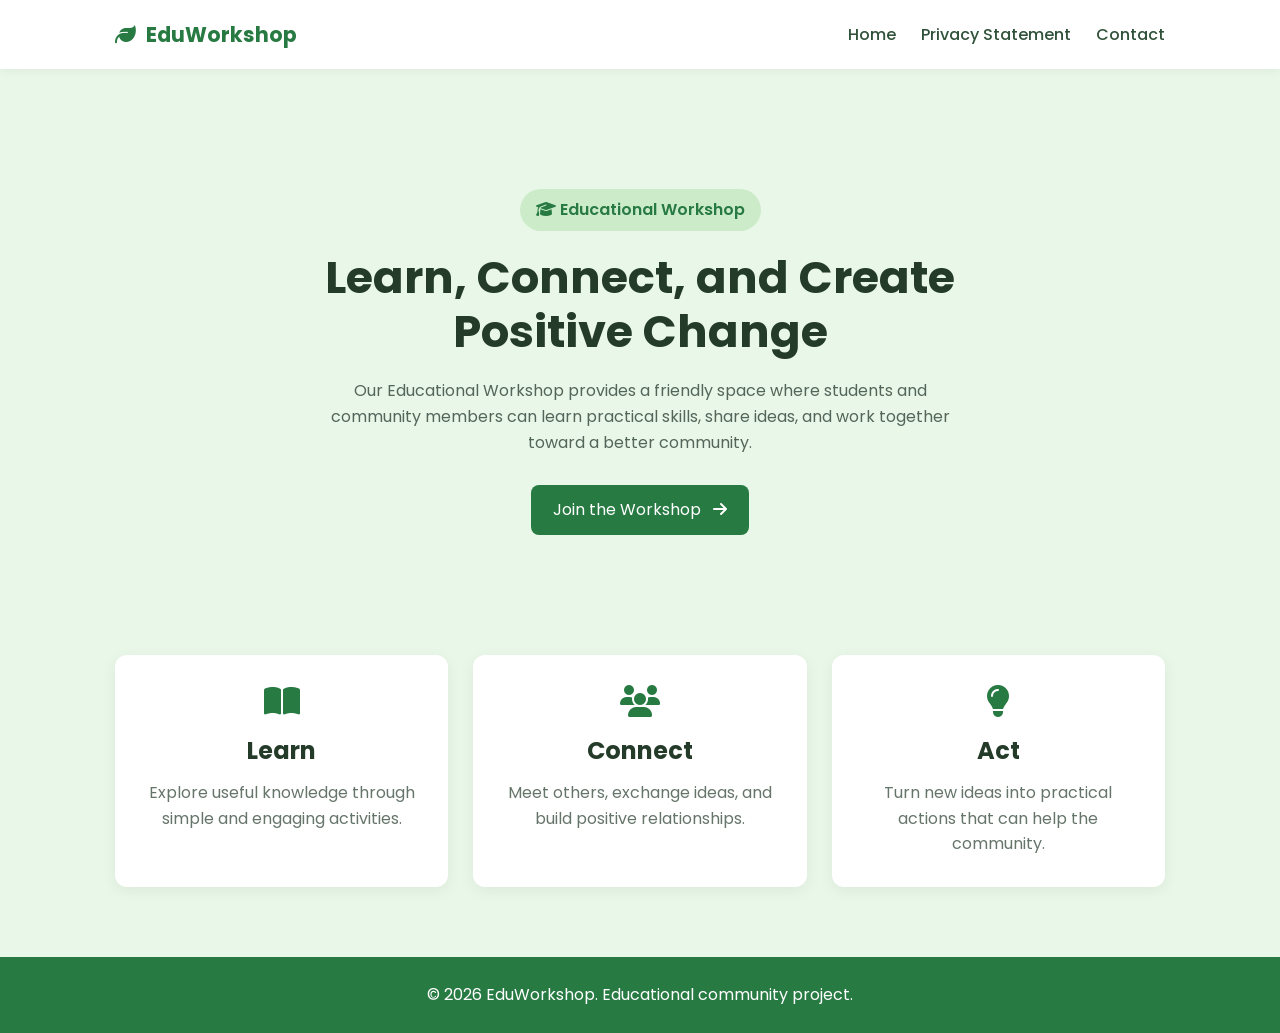
<file: index.html>
<!DOCTYPE html>
<html lang="en">
<head>
    <meta charset="UTF-8">
    <meta name="viewport" content="width=device-width, initial-scale=1.0">
    <title>Educational Workshop | Home</title>
    <link rel="stylesheet" href="style.css">

    <!-- Google Font -->
    <link rel="preconnect" href="https://fonts.googleapis.com">
    <link rel="preconnect" href="https://fonts.gstatic.com" crossorigin>
    <link href="https://fonts.googleapis.com/css2?family=Poppins:wght@400;500;600;700&display=swap" rel="stylesheet">

    <!-- Font Awesome Icons -->
    <link rel="stylesheet" href="https://cdnjs.cloudflare.com/ajax/libs/font-awesome/6.5.2/css/all.min.css">
</head>

<body>

<header>
    <nav class="navbar">
        <div class="logo">
            <i class="fa-solid fa-leaf"></i> EduWorkshop
        </div>

        <ul class="nav-links">
            <li><a href="index.html">Home</a></li>
            <li><a href="ethics.html">Privacy Statement</a></li>
            <li><a href="contract.html">Contact</a></li>
        </ul>
    </nav>
</header>

<main>
    <section class="hero">
        <div class="hero-content">
            <span class="tag">
                <i class="fa-solid fa-graduation-cap"></i>
                Educational Workshop
            </span>

            <h1>Learn, Connect, and Create Positive Change</h1>

            <p>
                Our Educational Workshop provides a friendly space where
                students and community members can learn practical skills,
                share ideas, and work together toward a better community.
            </p>

            <a href="contract.html" class="btn">
                Join the Workshop
                <i class="fa-solid fa-arrow-right"></i>
            </a>
        </div>
    </section>

    <section class="features">
        <div class="card">
            <i class="fa-solid fa-book-open"></i>
            <h2>Learn</h2>
            <p>Explore useful knowledge through simple and engaging activities.</p>
        </div>

        <div class="card">
            <i class="fa-solid fa-users"></i>
            <h2>Connect</h2>
            <p>Meet others, exchange ideas, and build positive relationships.</p>
        </div>

        <div class="card">
            <i class="fa-solid fa-lightbulb"></i>
            <h2>Act</h2>
            <p>Turn new ideas into practical actions that can help the community.</p>
        </div>
    </section>
</main>

<footer>
    <p>&copy; 2026 EduWorkshop. Educational community project.</p>
</footer>

</body>
</html>
</file>
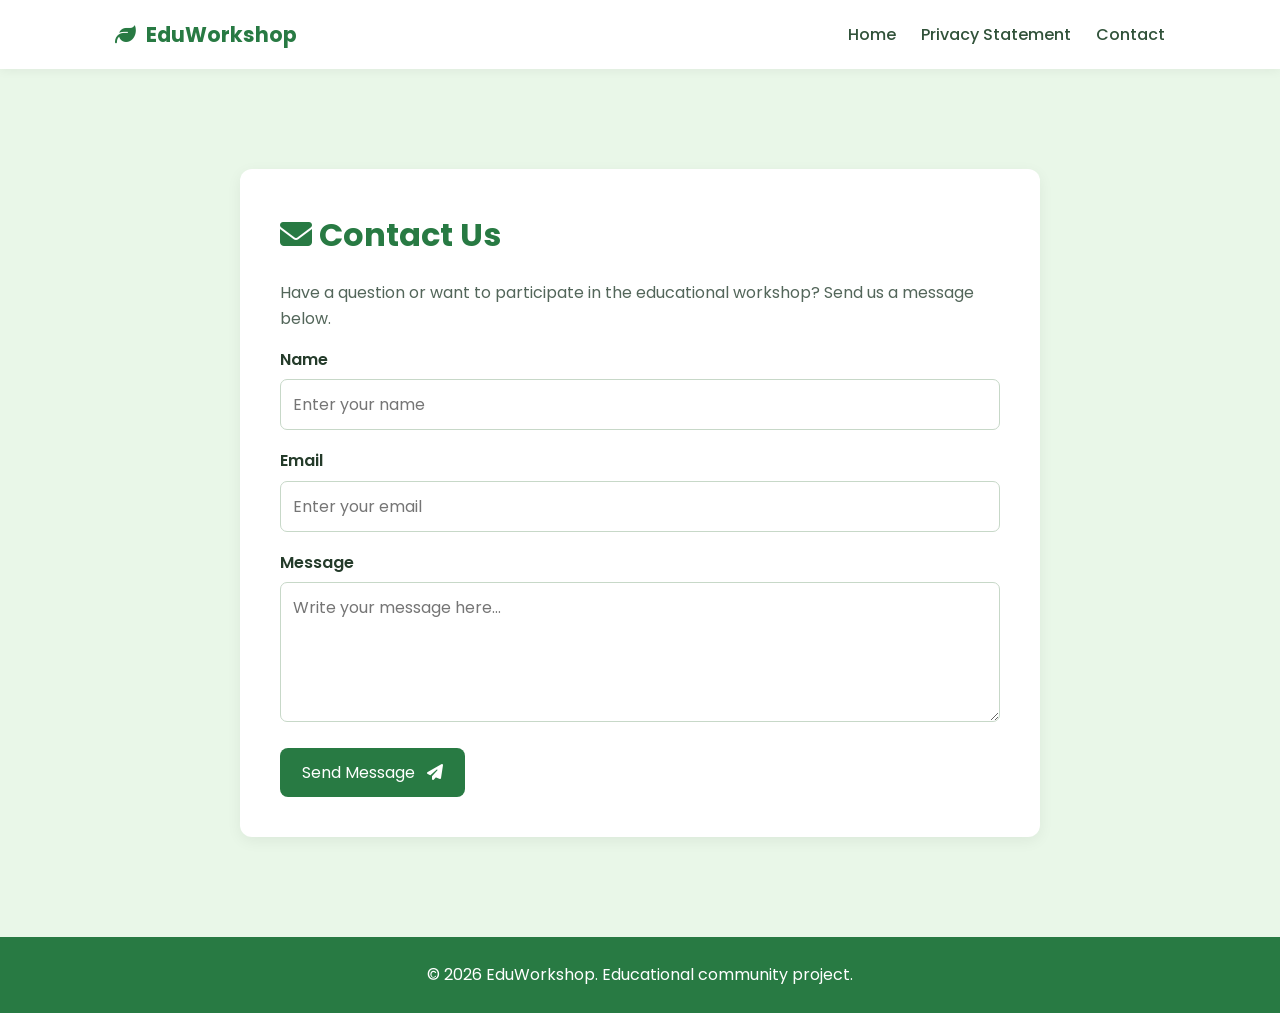
<file: contact.html>
<!DOCTYPE html>
<html lang="en">
<head>
    <meta charset="UTF-8">
    <meta name="viewport" content="width=device-width, initial-scale=1.0">
    <title>Contact | EduWorkshop</title>
    <link rel="stylesheet" href="style.css">

    <link rel="preconnect" href="https://fonts.googleapis.com">
    <link rel="preconnect" href="https://fonts.gstatic.com" crossorigin>
    <link href="https://fonts.googleapis.com/css2?family=Poppins:wght@400;500;600;700&display=swap" rel="stylesheet">

    <link rel="stylesheet" href="https://cdnjs.cloudflare.com/ajax/libs/font-awesome/6.5.2/css/all.min.css">
</head>

<body>

<header>
    <nav class="navbar">
        <div class="logo">
            <i class="fa-solid fa-leaf"></i> EduWorkshop
        </div>

        <ul class="nav-links">
            <li><a href="index.html">Home</a></li>
            <li><a href="ethics.html">Privacy Statement</a></li>
            <li><a href="contract.html">Contact</a></li>
        </ul>
    </nav>
</header>

<main class="page">
    <div class="page-box">

        <h1>
            <i class="fa-solid fa-envelope"></i>
            Contact Us
        </h1>

        <p>
            Have a question or want to participate in the educational
            workshop? Send us a message below.
        </p>

        <form action="#" method="post">

            <div class="form-group">
                <label for="name">Name</label>
                <input
                    type="text"
                    id="name"
                    name="name"
                    placeholder="Enter your name"
                    required
                >
            </div>

            <div class="form-group">
                <label for="email">Email</label>
                <input
                    type="email"
                    id="email"
                    name="email"
                    placeholder="Enter your email"
                    required
                >
            </div>

            <div class="form-group">
                <label for="message">Message</label>
                <textarea
                    id="message"
                    name="message"
                    placeholder="Write your message here..."
                    required
                ></textarea>
            </div>

            <button type="submit" class="btn">
                Send Message
                <i class="fa-solid fa-paper-plane"></i>
            </button>

        </form>

    </div>
</main>

<footer>
    <p>&copy; 2026 EduWorkshop. Educational community project.</p>
</footer>

</body>
</html>
</file>
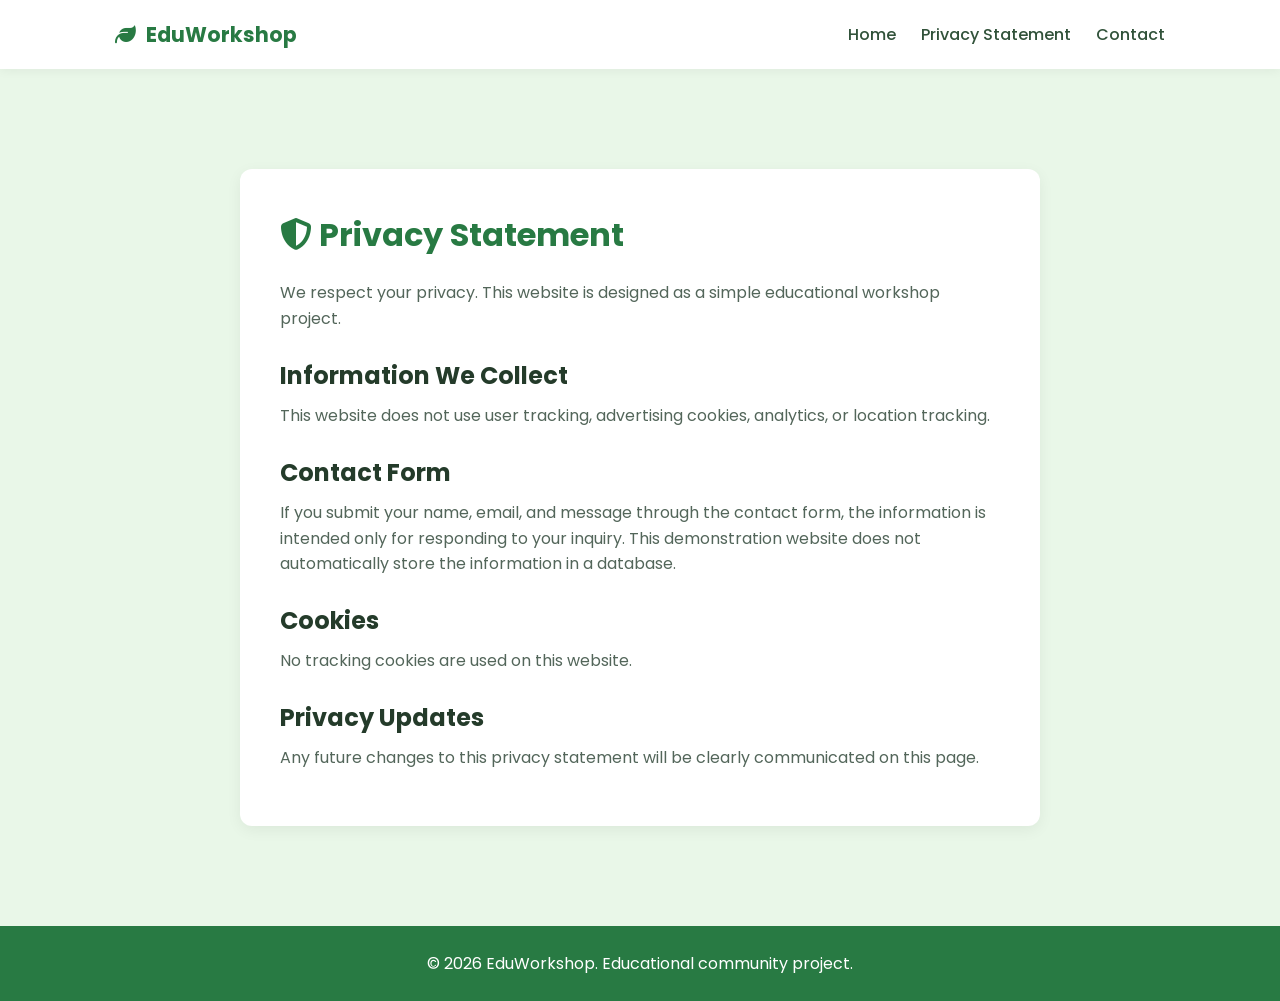
<file: ethics.html>
<!DOCTYPE html>
<html lang="en">
<head>
    <meta charset="UTF-8">
    <meta name="viewport" content="width=device-width, initial-scale=1.0">
    <title>Privacy Statement | EduWorkshop</title>
    <link rel="stylesheet" href="style.css">

    <link rel="preconnect" href="https://fonts.googleapis.com">
    <link rel="preconnect" href="https://fonts.gstatic.com" crossorigin>
    <link href="https://fonts.googleapis.com/css2?family=Poppins:wght@400;500;600;700&display=swap" rel="stylesheet">

    <link rel="stylesheet" href="https://cdnjs.cloudflare.com/ajax/libs/font-awesome/6.5.2/css/all.min.css">
</head>

<body>

<header>
    <nav class="navbar">
        <div class="logo">
            <i class="fa-solid fa-leaf"></i> EduWorkshop
        </div>

        <ul class="nav-links">
            <li><a href="index.html">Home</a></li>
            <li><a href="ethics.html">Privacy Statement</a></li>
            <li><a href="contract.html">Contact</a></li>
        </ul>
    </nav>
</header>

<main class="page">
    <div class="page-box">

        <h1>
            <i class="fa-solid fa-shield-halved"></i>
            Privacy Statement
        </h1>

        <p>
            We respect your privacy. This website is designed as a simple
            educational workshop project.
        </p>

        <h2>Information We Collect</h2>
        <p>
            This website does not use user tracking, advertising cookies,
            analytics, or location tracking.
        </p>

        <h2>Contact Form</h2>
        <p>
            If you submit your name, email, and message through the contact
            form, the information is intended only for responding to your
            inquiry. This demonstration website does not automatically store
            the information in a database.
        </p>

        <h2>Cookies</h2>
        <p>
            No tracking cookies are used on this website.
        </p>

        <h2>Privacy Updates</h2>
        <p>
            Any future changes to this privacy statement will be clearly
            communicated on this page.
        </p>

    </div>
</main>

<footer>
    <p>&copy; 2026 EduWorkshop. Educational community project.</p>
</footer>

</body>
</html>
</file>
<file: style.css>
/* ------------------------------
   General Styles
------------------------------ */

* {
    margin: 0;
    padding: 0;
    box-sizing: border-box;
}

body {
    font-family: "Poppins", sans-serif;
    background-color: #e9f7e8;
    color: #243b2a;
    line-height: 1.6;
}

/* ------------------------------
   Navigation
------------------------------ */

header {
    background-color: #ffffff;
    box-shadow: 0 2px 10px rgba(0, 0, 0, 0.05);
}

.navbar {
    max-width: 1100px;
    margin: auto;
    padding: 18px 25px;
    display: flex;
    justify-content: space-between;
    align-items: center;
}

.logo {
    color: #287a43;
    font-size: 1.3rem;
    font-weight: 700;
}

.logo i {
    margin-right: 6px;
}

.nav-links {
    display: flex;
    list-style: none;
    gap: 25px;
}

.nav-links a {
    color: #31523a;
    text-decoration: none;
    font-weight: 500;
}

.nav-links a:hover {
    color: #287a43;
}

/* ------------------------------
   Hero Section
------------------------------ */

.hero {
    max-width: 1100px;
    margin: 50px auto;
    padding: 70px 30px;
    text-align: center;
}

.hero-content {
    max-width: 750px;
    margin: auto;
}

.tag {
    display: inline-block;
    padding: 8px 16px;
    border-radius: 30px;
    background-color: #ccebc9;
    color: #287a43;
    font-weight: 600;
    margin-bottom: 20px;
}

.hero h1 {
    font-size: 2.8rem;
    line-height: 1.2;
    margin-bottom: 20px;
}

.hero p {
    max-width: 650px;
    margin: 0 auto 30px;
    color: #53665a;
}

.btn {
    display: inline-block;
    background-color: #287a43;
    color: white;
    text-decoration: none;
    padding: 12px 22px;
    border-radius: 8px;
    transition: 0.3s;
}

.btn:hover {
    background-color: #1d5f33;
}

.btn i {
    margin-left: 8px;
}

/* ------------------------------
   Cards
------------------------------ */

.features {
    max-width: 1100px;
    margin: 20px auto 70px;
    padding: 0 25px;
    display: grid;
    grid-template-columns: repeat(3, 1fr);
    gap: 25px;
}

.card {
    background: white;
    padding: 30px;
    border-radius: 12px;
    text-align: center;
    box-shadow: 0 4px 15px rgba(0, 0, 0, 0.06);
}

.card i {
    font-size: 2rem;
    color: #287a43;
    margin-bottom: 15px;
}

.card h2 {
    margin-bottom: 10px;
}

.card p {
    color: #66756a;
}

/* ------------------------------
   Pages
------------------------------ */

.page {
    max-width: 850px;
    margin: 60px auto;
    padding: 40px 25px;
}

.page-box {
    background: white;
    padding: 40px;
    border-radius: 12px;
    box-shadow: 0 4px 15px rgba(0, 0, 0, 0.06);
}

.page h1 {
    color: #287a43;
    margin-bottom: 20px;
}

.page h2 {
    margin-top: 25px;
    margin-bottom: 8px;
}

.page p {
    color: #53665a;
    margin-bottom: 15px;
}

/* ------------------------------
   Form
------------------------------ */

.form-group {
    margin-bottom: 18px;
}

.form-group label {
    display: block;
    margin-bottom: 7px;
    font-weight: 600;
}

.form-group input,
.form-group textarea {
    width: 100%;
    padding: 12px;
    border: 1px solid #c7d8c8;
    border-radius: 7px;
    font-family: inherit;
    font-size: 1rem;
    outline: none;
}

.form-group input:focus,
.form-group textarea:focus {
    border-color: #287a43;
    box-shadow: 0 0 0 3px #dff1df;
}

textarea {
    min-height: 140px;
    resize: vertical;
}

button {
    border: none;
    cursor: pointer;
    font-family: inherit;
    font-size: 1rem;
}

/* ------------------------------
   Footer
------------------------------ */

footer {
    text-align: center;
    padding: 25px;
    background-color: #287a43;
    color: white;
    margin-top: 50px;
}

/* ------------------------------
   Responsive Design
------------------------------ */

@media (max-width: 700px) {
    .navbar {
        flex-direction: column;
        gap: 15px;
    }

    .nav-links {
        gap: 12px;
        flex-wrap: wrap;
        justify-content: center;
    }

    .hero h1 {
        font-size: 2rem;
    }

    .features {
        grid-template-columns: 1fr;
    }

    .page-box {
        padding: 25px;
    }
}
</file>
